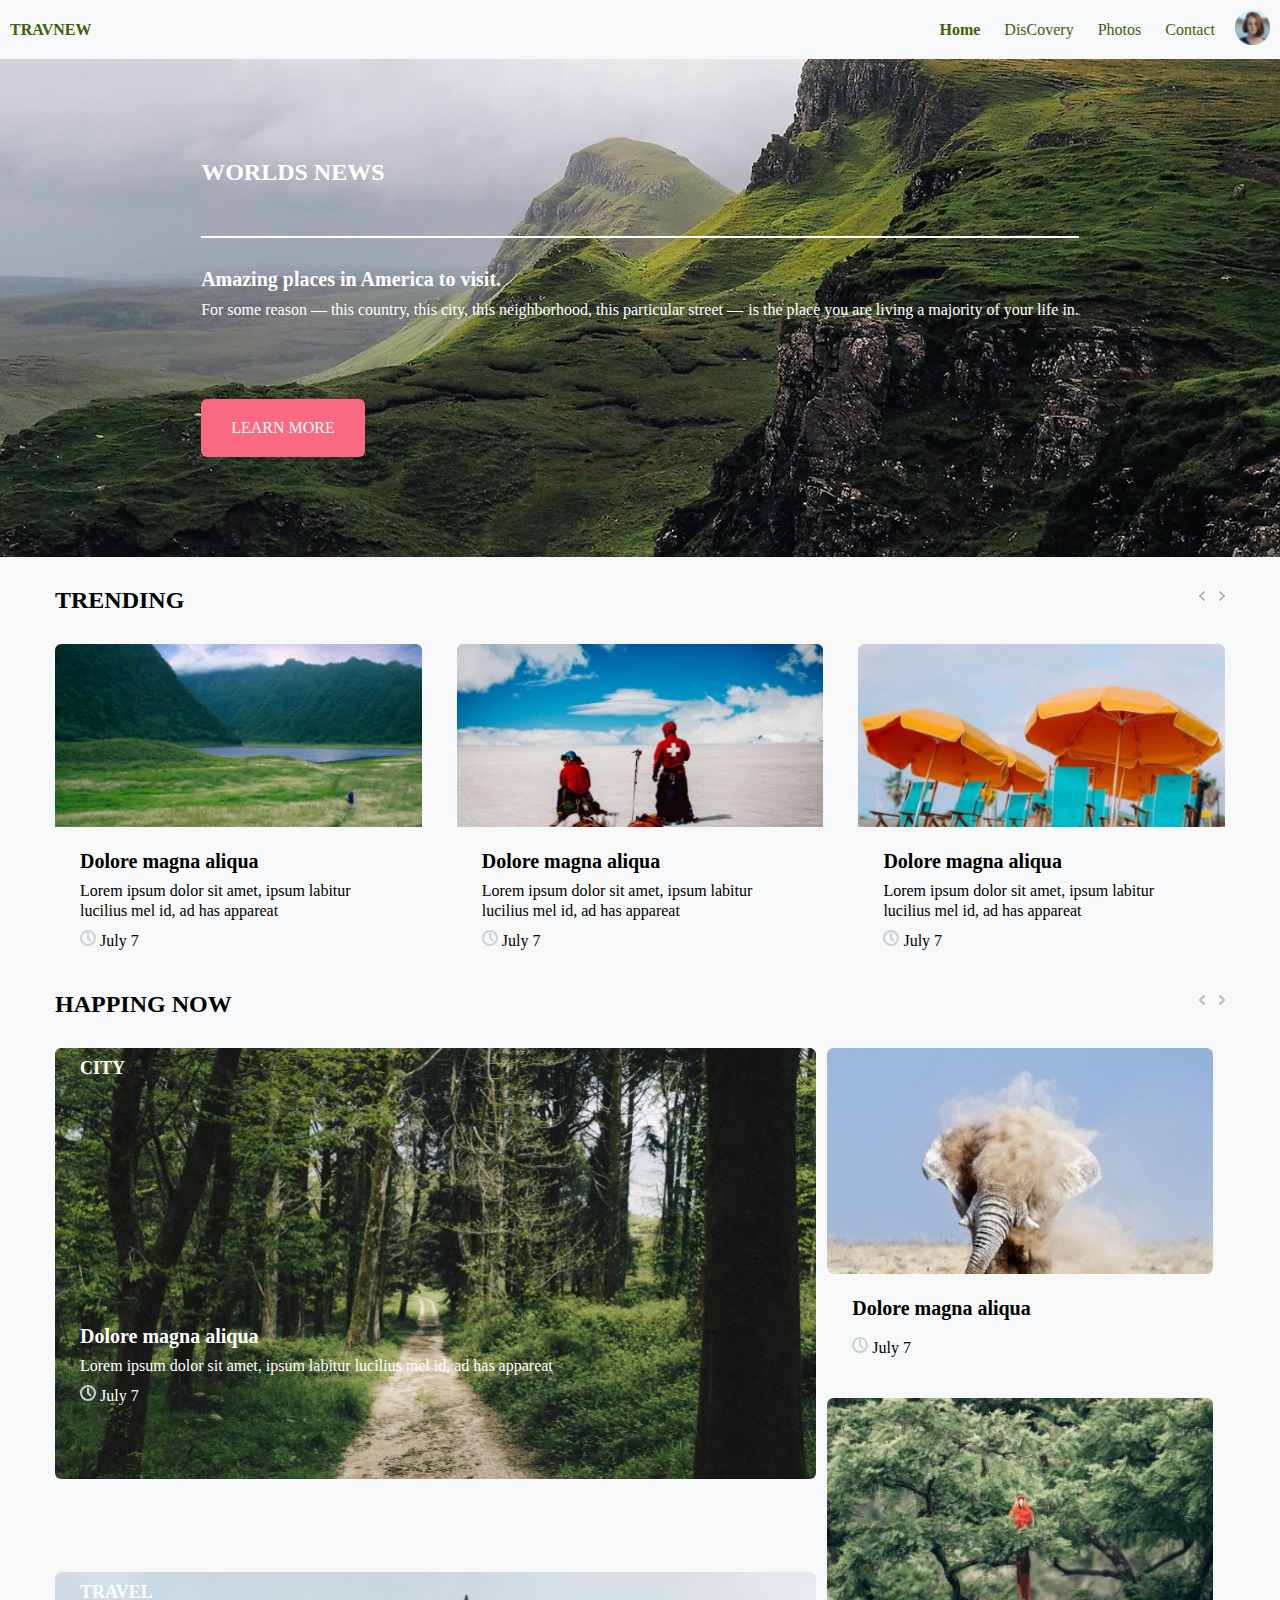
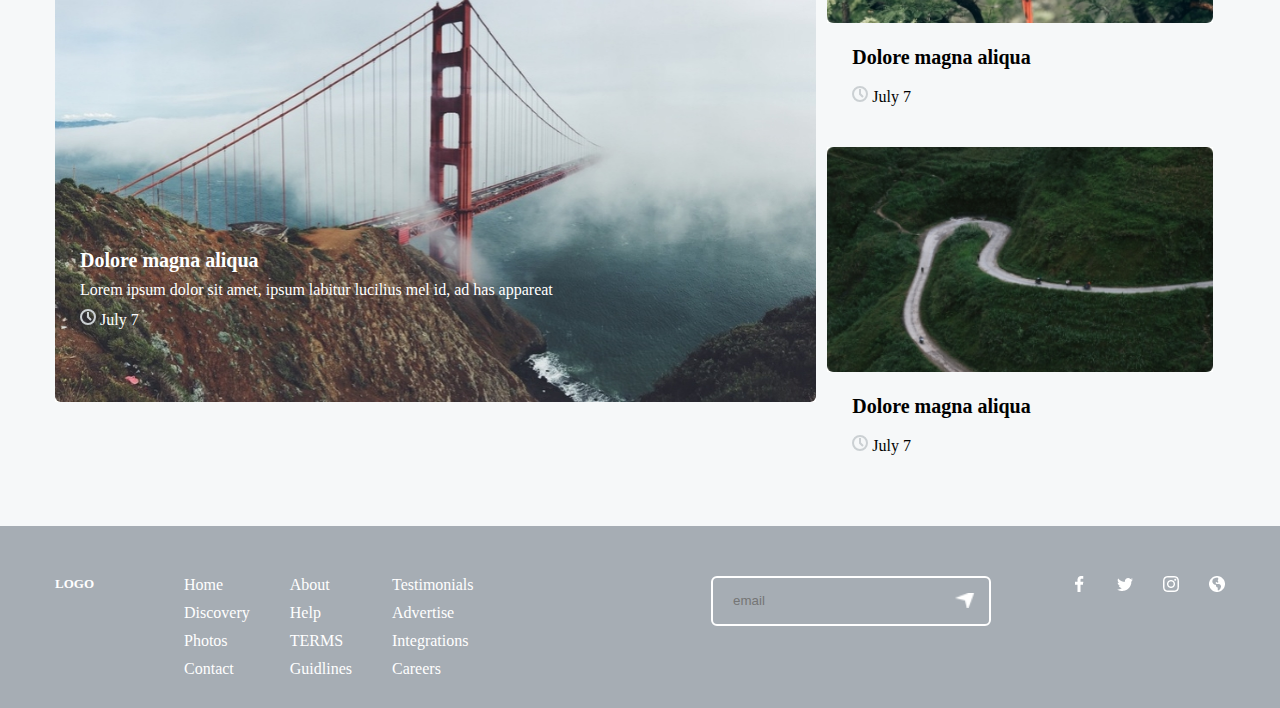
<file: index.html>
<!DOCTYPE html>
<html lang="en">
<head>
    <meta charset="UTF-8">
    <meta http-equiv="X-UA-Compatible" content="IE=edge">
    <meta name="viewport" content="width=device-width, initial-scale=1.0">
    <title>travel</title>
    <link rel="shortcut icon" href="image/time.png" type="image/x-icon">
    <link rel="stylesheet" href="style.css">
</head>
<body>
    <div id="wrapper">   <!-- start wrapper -->
        <header id="header"> <!-- start header-->
            <a id="bugerMenu"><img src="image/burger.png" alt="burger"> </a>  <!---burget menu end-->
            <h1><a href="#">TRAVNEW</a></h1>
            <div class="navbar_container">            
                <nav id="navUl" >  <!-- start navbar -->
                    <ul >
                        <li><a href="index.html">Home</a></li>
                        <li><a href="discovery.html">DisCovery</a></li>
                        <li><a href="photo.html">Photos</a></li>
                        <li><a href="#">Contact</a></li>
                    </ul>                
                </nav> <!-- end navbar -->
                <div id="user">
                    <a href="#" class="user"><img src="image/user.png" alt="user">
                    <ul class="dropdown_menu">
                        <li><a href="#">log out</a></li>
                        <li><a href="#">profile</a></li>
                    </ul> 
                    </a>
                </div>
             </div>
        </header> <!-- end  header -->
        <main id="mainContent">
            <section id="newSlider">
                <div>
                    <h1><a href="#">WORLDS NEWS</a></h1>
                    <h2>Amazing places in America to visit.</h2>
                    <p>For some reason — this country, this city, this neighborhood, this particular street —  is the place you are living a majority of your life in.</p>
                    <a href="#" class="more" >LEARN MORE</a>
                </div>                
            </section>
            <section id="content">  <!-- start contet  section-->
                <div class="container">  
                    <section >
                        <div class="carousel_head"> 
                            <h1><a href="#">TRENDING</a></h1>
                            <div>
                                <a href="#" id="arrowRev1"><img src="image/arrowback.png" alt="arrowrev"></a>
                                <a href="#" id="arrowNext1"><img src="image/arrowback.png" alt="arrownext"></a>
                            </div>               
                        </div> 
                        <div id="trandSlider">  <!-- start tranding slider --> 
                            <div class="card">
                                <a href="#" ><img src="image/trend1.jpg" alt="new2">
                                <div class="card_info">                                    
                                    <h2>Dolore magna aliqua</h2>
                                    <p>Lorem ipsum dolor sit amet, ipsum labitur lucilius mel id, ad has appareat</p>
                                    <svg  xmlns="http://www.w3.org/2000/svg" width="16" height="16" viewBox="0 0 16 16">
                                    <path data-name="Path 5" d="M8,0a8,8,0,1,0,8,8A8.024,8.024,0,0,0,8,0ZM8,14a6,6,0,1,1,6-6A6.018,6.018,0,0,1,8,14ZM9,7.6l2.7,2.7-1.4,1.4L7,8.4V3H9Z" fill="#cbd0d3"/>
                                    </svg>
                                    <time datetime="2018-07-07">July 7</time>
                                </div>
                                </a>                                    
                            </div>
                            <div class="card">
                                    <a href="#" ><img src="image/trend2.jpg" alt="new2">
                                    <div class="card_info">                                    
                                        <h2>Dolore magna aliqua</h2>
                                        <p>Lorem ipsum dolor sit amet, ipsum labitur lucilius mel id, ad has appareat</p>
                                        <svg xmlns="http://www.w3.org/2000/svg" width="16" height="16" viewBox="0 0 16 16">
                                        <path  data-name="Path 5" d="M8,0a8,8,0,1,0,8,8A8.024,8.024,0,0,0,8,0ZM8,14a6,6,0,1,1,6-6A6.018,6.018,0,0,1,8,14ZM9,7.6l2.7,2.7-1.4,1.4L7,8.4V3H9Z" fill="#cbd0d3"/>
                                        </svg>
                                        <time datetime="2018-07-07">July 7</time>
                                    </div>
                                </a>                                    
                            </div>
                            <div class="card">
                                <a href="#" ><img src="image/trend3.jpg" alt="new2">
                                <div class="card_info">                                    
                                    <h2>Dolore magna aliqua</h2>
                                    <p>Lorem ipsum dolor sit amet, ipsum labitur lucilius mel id, ad has appareat</p>
                                    <svg  xmlns="http://www.w3.org/2000/svg" width="16" height="16" viewBox="0 0 16 16">
                                    <path  data-name="Path 5" d="M8,0a8,8,0,1,0,8,8A8.024,8.024,0,0,0,8,0ZM8,14a6,6,0,1,1,6-6A6.018,6.018,0,0,1,8,14ZM9,7.6l2.7,2.7-1.4,1.4L7,8.4V3H9Z" fill="#cbd0d3"/>
                                    </svg>
                                    <time datetime="2018-07-07">July 7</time>
                                </div>
                                </a>                                    
                             </div>
                        </div>  <!-- end tranding slider --> 
                        <div class="carousel_head"> 
                            <h1><a href="#">HAPPING NOW</a></h1>
                            <div>
                                <a href="#" id="arrowRev2"><img src="image/arrowback.png" alt="arrowrev"></a>
                                <a href="#" id="arrowNext2"><img src="image/arrowback.png" alt="arrownext"></a>
                            </div>               
                        </div> 
                        <div id="contentSider">    <!-- start content slider --> 
                            <div class="card contentcard large">
                                <a href="#" >
                                    
                                    <img src="image/slider1.jpg" alt="new2">
                                <div class="card_info slider">  
                                    <h3>CITY</h3>                                  
                                    <h2>Dolore magna aliqua</h2>
                                    <p>Lorem ipsum dolor sit amet, ipsum labitur lucilius mel id, ad has appareat</p>
                                    <svg  xmlns="http://www.w3.org/2000/svg" width="16" height="16" viewBox="0 0 16 16">
                                    <path  data-name="Path 5" d="M8,0a8,8,0,1,0,8,8A8.024,8.024,0,0,0,8,0ZM8,14a6,6,0,1,1,6-6A6.018,6.018,0,0,1,8,14ZM9,7.6l2.7,2.7-1.4,1.4L7,8.4V3H9Z" fill="#cbd0d3"/>
                                    </svg>
                                    <time datetime="2018-07-07">July 7</time>
                                </div>
                                </a>                                    
                             </div>
                             <div class="card contentcard large">
                                <a href="#" ><img src="image/slider2.jpg" alt="new2">
                                <div class="card_info slider">
                                    <h3>TRAVEL</h3>                                     
                                    <h2>Dolore magna aliqua</h2>
                                    <p>Lorem ipsum dolor sit amet, ipsum labitur lucilius mel id, ad has appareat</p>
                                    <svg  xmlns="http://www.w3.org/2000/svg" width="16" height="16" viewBox="0 0 16 16">
                                    <path  data-name="Path 5" d="M8,0a8,8,0,1,0,8,8A8.024,8.024,0,0,0,8,0ZM8,14a6,6,0,1,1,6-6A6.018,6.018,0,0,1,8,14ZM9,7.6l2.7,2.7-1.4,1.4L7,8.4V3H9Z" fill="#cbd0d3"/>
                                    </svg>
                                    <time datetime="2018-07-07">July 7</time>
                                </div>
                                </a>                                    
                             </div>
                             <div class="card contentcard">
                                <a href="#" ><img src="image/leffsl1.jpg" alt="new2">
                                <div class="card_info">                                    
                                    <h2>Dolore magna aliqua</h2>
                                    <p>Lorem ipsum dolor sit amet, ipsum labitur lucilius mel id, ad has appareat</p>
                                    <svg  xmlns="http://www.w3.org/2000/svg" width="16" height="16" viewBox="0 0 16 16">
                                    <path  data-name="Path 5" d="M8,0a8,8,0,1,0,8,8A8.024,8.024,0,0,0,8,0ZM8,14a6,6,0,1,1,6-6A6.018,6.018,0,0,1,8,14ZM9,7.6l2.7,2.7-1.4,1.4L7,8.4V3H9Z" fill="#cbd0d3"/>
                                    </svg>
                                    <time datetime="2018-07-07">July 7</time>
                                </div>
                                </a>                                    
                             </div>
                             <div class="card contentcard">
                                <a href="#" ><img src="image/leftsl2.jpg" alt="new2">
                                <div class="card_info">                                    
                                    <h2>Dolore magna aliqua</h2>
                                    <p>Lorem ipsum dolor sit amet, ipsum labitur lucilius mel id, ad has appareat</p>
                                    <svg  xmlns="http://www.w3.org/2000/svg" width="16" height="16" viewBox="0 0 16 16">
                                    <path  data-name="Path 5" d="M8,0a8,8,0,1,0,8,8A8.024,8.024,0,0,0,8,0ZM8,14a6,6,0,1,1,6-6A6.018,6.018,0,0,1,8,14ZM9,7.6l2.7,2.7-1.4,1.4L7,8.4V3H9Z" fill="#cbd0d3"/>
                                    </svg>
                                    <time datetime="2018-07-07">July 7</time>
                                </div>
                                </a>                                    
                             </div>
                             <div class="card contentcard">
                                <a href="#" ><img src="image/leftsl3.jpg" alt="new2">
                                <div class="card_info">                                    
                                    <h2>Dolore magna aliqua</h2>
                                    <p>Lorem ipsum dolor sit amet, ipsum labitur lucilius mel id, ad has appareat</p>
                                    <svg  xmlns="http://www.w3.org/2000/svg" width="16" height="16" viewBox="0 0 16 16">
                                    <path data-name="Path 5" d="M8,0a8,8,0,1,0,8,8A8.024,8.024,0,0,0,8,0ZM8,14a6,6,0,1,1,6-6A6.018,6.018,0,0,1,8,14ZM9,7.6l2.7,2.7-1.4,1.4L7,8.4V3H9Z" fill="#cbd0d3"/>
                                    </svg>
                                    <time datetime="2018-07-07">July 7</time>
                                </div>
                                </a>                                    
                             </div>                       
                         </div>  <!-- end contetnt slider--> 
                    </section>                   
                </div>
            </section>  <!-- end content section --> 
        </main>   <!-- end mainc content --> 
        <footer id="footer"> <!-- start footer  -->      
           <div class="container footer_wrap">            
                <a href="index.html" target="_self" class="footlogo "><h1>LOGO</h1></a>                    
                <div class="footer_link_box">
                    <div class="footer_link">
                        <a href="index.html" target="_self">Home</a>
                        <a href="discovery.html" target="_self">Discovery</a>
                        <a href="#">Photos</a>
                        <a href="#">Contact</a>
                    </div>
                    <div class="footer_link">
                        <a href="#">About</a>
                        <a href="#">Help</a>
                        <a href="#">TERMS</a>
                        <a href="#">Guidlines</a>
                    </div>
                    <div class="footer_link">
                        <a href="#">Testimonials</a>
                        <a href="#">Advertise</a>
                        <a href="#">Integrations</a>
                        <a href="#">Careers</a>
                    </div>
                </div>
                <div class="foot_form_box">
                 <form >
                     <div class="btn_mail">
                        <input type="email" placeholder="email" maxlength="40" minlength="15">
                        <input type="submit"  class="send_butoon" value=" " >
                     </div>                        
                       
                       
                        
                    </form> 
                   
                        <!-- <form class="send">
                            <input type="email" name="mail" placeholder="email" class="search-input">
                            <button type="submit" class="send-btn"></button>
                        </form> -->
                     
                </div>
                <div class="soc_box"> <!--  start socbox  -->
                    <a href="#" target="_blank"><img src="image/facebook.png"  alt="facebook.com"></a>
                    <a href="#" target="_blank"><img src="image/twitter.png" alt="twitter.com"></a>
                    <a href="#" target="_blank"><img src="image/instagram.png" alt="istagram.com"></a>
                    <a href="#" target="_blank"><img src="image/web.png" alt="google.com"></a>
                </div> <!--  end socbox  -->
            </div>
        </footer> <!--  end footer   --> 
    </div>  <!-- end wrapper --> 
</body>
</html>
</file>
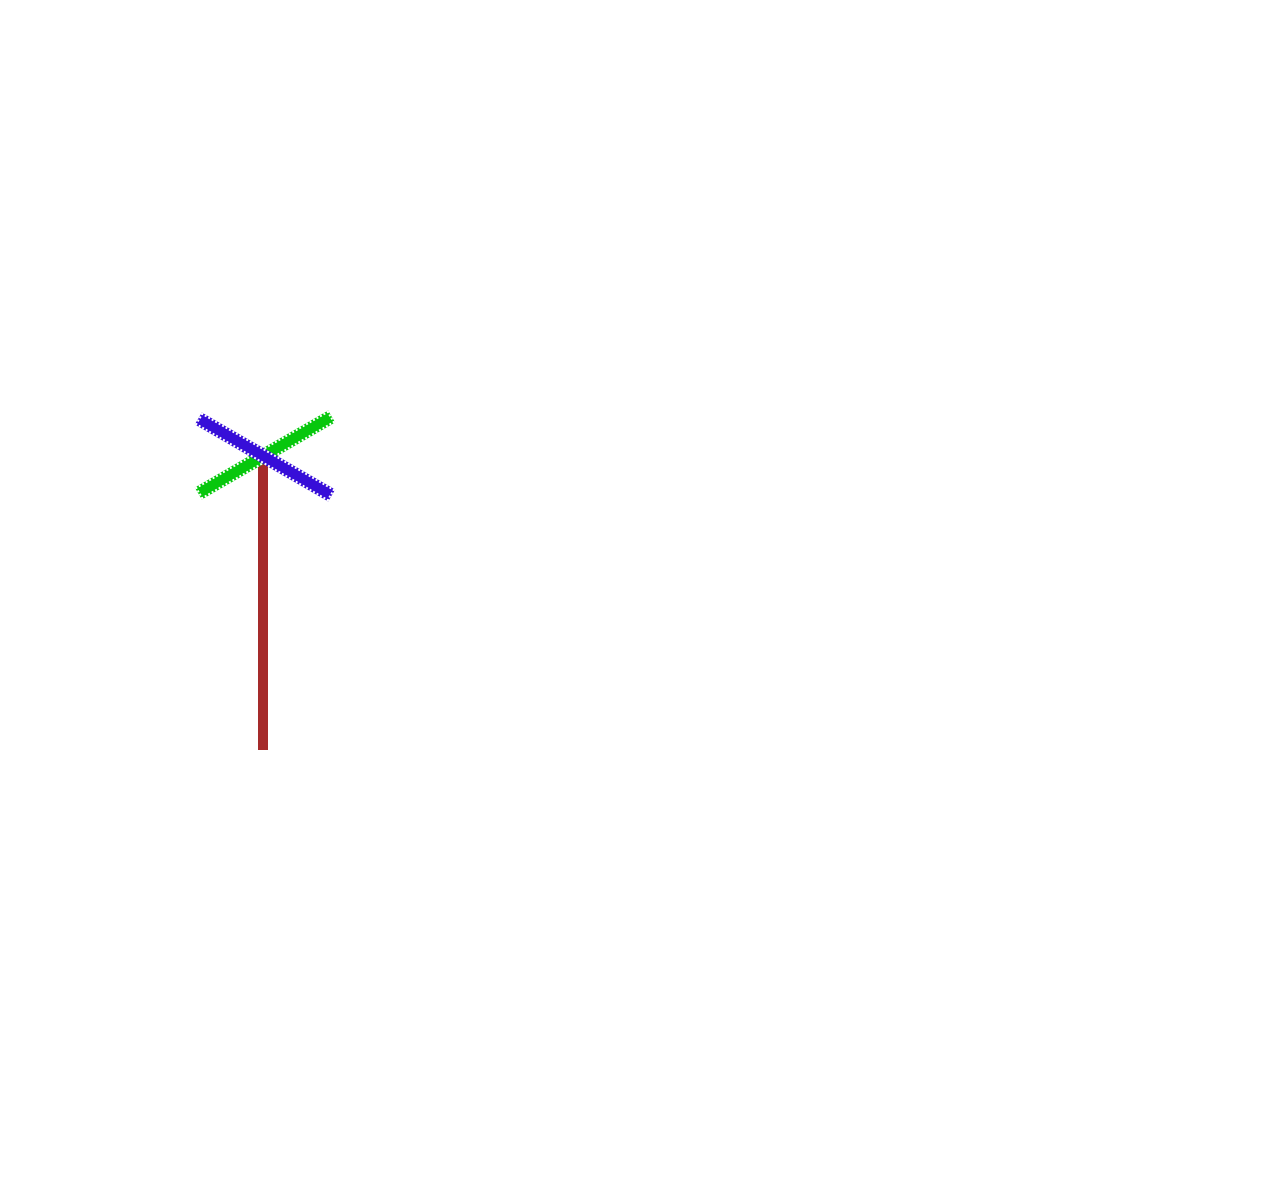
<file: arrow.html>
<!DOCTYPE html>
<html lang="en">
<head>
    <meta charset="UTF-8">
    <meta http-equiv="X-UA-Compatible" content="IE=edge">
    <meta name="viewport" content="width=device-width, initial-scale=1.0">
    <title>arrow</title>
</head>
<body>
    <style>
        .arrow {
            margin: auto;
            margin: 450px 250px;
            width: 10px;
            height: 300px;
            background-color: brown;           
            position: relative;
            animation: left;
     
        }
        .arrow::after {
            content: " ";
            display: inline-block;
            width: 10px;
            height: 150px;
            background-color: rgb(55, 14, 216);
           transform: rotate(-60deg);
            position: absolute;
            left: 0px;
            top: -70px;
            animation-name: right;    
            animation-duration: 2s;
            /* animation-delay: 4s;  */
            animation-timing-function: linear;
            animation-iteration-count:infinite; 
            border: 2px dotted white;
            
        }


        @keyframes right {
	0% {   		
	    transform: rotate(90deg);              
	} 
    100% {     
		 transform: rotate(180deg);       
        
	} 
   

    
    }
    @keyframes left {
		0% {     
		
	    transform: rotate(180deg);
        
        
	} 
    100% {     
		
	    transform: rotate(270deg);
        
        
	} 
   

     }
    
   



        .arrow::before{
            content: " ";
            display: inline-block;
            width: 10px;
            height: 150px;
            background-color: rgb(7, 199, 13);
           transform: rotate(60deg);
            position: absolute;
            left: 0px;
            top: -72px;
            border: 2px dotted white;
            animation-name: left;    
            animation-duration: 2s;
            /* animation-delay: 4s;  */
            
            animation-iteration-count:infinite; 
            
        }
    </style>
    
    <div class="arrow"></div>
</body>
</html>
</file>
<file: style.css>
*{
    margin: 0;
    padding: 0;
    box-sizing: border-box;
}
a {
    text-decoration: none;
}
li {
    list-style-type: none;
}
img  {
    border: none;
}

h1 {
    font-size: 24px;
}
h2{
    font-size:20px;
}
h3{
    font-size: 18px;
}
p{
    font-size: 16px;
}
/* start layout */


#wrapper {
    margin: 0 auto;
    width: 100%;
    background-color: #F6F8F9;
    
}

#header {
    width: 100%;
    display: flex;
    justify-content: space-between;
    padding: 10px;
   
 
}

#mainContent {
  width: 100%;
 
}

#footer {
    width: 100%;
    padding: 50px 0 20px 0;
    background-color:#A6ADB4;
    
    
}

#content {
    width: 100%;
    padding: 30px 10px;
}

#newSlider{
    width: 100%;
}
.container {
    width: 100%;
    max-width: 1170px;
    margin: 0 auto;
    

}


/* end layout */


/* start header */


.navbar_container {
  display: flex;
}
#header h1  {
    font-size: 1em;
    color: #3c6204;
    display: flex;
    align-items: center;
}

.navbar_container nav {
    display: flex;
    align-items: center;
}
.navbar_container  nav ul li {
    display: inline-block;
    margin-right: 20px;
}
#bugerMenu img{
   width: 20px;
   height: 20px;
}

#user {
    display: flex;
    justify-content: center;
    align-items: center;
}
#user img {
    width: 35px;
    height: 35px;
}
#header a {
    color:#3c6204;
    font-size: 1em;
}
.navbar_container nav a:hover {
    color:#000000;
    font-size: 1em;
    border-bottom: 1px solid #000000;
}

.navbar_container  nav li:first-child {
    font-weight: 900;
}

#bugerMenu {
    display: none;
}

/* end header */


/* START sec news slider */


#newSlider {
    display: flex;
    justify-content: center;
    flex-basis: 60%;
    padding:100px 50px;
}
#newSlider  h1 a {
    display: block;   
    padding-bottom: 50px;
    border-bottom: 2px solid #ffffff;   
    color: #ffffff;
    
}
#newSlider h2 {
  
   margin:30px 0 10px 0;
}
#newSlider {
    color: #ffffff;
 }

#arrowNext1 img , #arrowNext2 img
{
     transform: rotate(180deg);
      margin-left: 10px;}


#newSlider div > a {
    padding: 20px 30px;
    background-color: #FA6980;
    border-radius: 6px;
    color: #ffffff;
    display: inline-block;
    margin-top:80px;
 }
 #newSlider div > a:hover{
     background-color:#3c6204;
 }
 #newSlider {
    background-image: url("image/sec2.jpg") ;
    background-position: center; 
    background-repeat: no-repeat; 
    background-size: cover;
 }



/* end news  slider */

/* start contet------------ */

/* start tranding slider */

#content h1 a {
    color: #000000;
    display: inline-block;
    margin-bottom: 30px;

    }

.carousel_head {
    display: flex;
    justify-content: space-between;
}

#trandSlider {
    display: flex;
    flex-direction: row;
    flex-wrap: wrap;
    
    
    
}

.card {
    
   flex:1;
   flex-basis: 327px;
   margin-right:3%;
   margin-bottom: 20px;

   
}
.card:last-of-type{
    margin-right: 0px;
}

.card img {
    width: 100%;
    height: auto;
    
    
}


.card h2 , .card p , .card time { 
    color:#000000;
    line-height: 40px;
  

}

.card_info {
    padding: 10px 25px;
}
.card p {
    line-height:20px!important;
}



/* end tranding slider */


#contentSider { 
    display: flex; 
    flex-direction: column;
    flex-wrap: wrap;
    max-height: 1200px;
    width: 100%; 
    justify-content: space-between;
    
}

#contentSider .card.contentcard {
    flex: 1;
    width: 33%;
    margin-right: 0;
  
    
}



#contentSider img{
    width: 100%;
   height: auto;
 
}


.large {
    width: 65%!important;
    position: relative;
    margin-bottom: 70px;
    
   
}


.card_info.slider {
    position: absolute;
    top: 0;

}
#contentSider .card_info.slider p{
    display: block;
}
.slider h3{
 margin-bottom: 50%;
 color: #ffffff;
}
.slider h2, .slider p, .slider time {
    color: #ffffff;
}
#contentSider .card_info p{
    display: none;
}


/* start footer */

.footer_content { 
  display: flex;
  flex-direction: row;
  justify-content: space-between;
  width: 100%;
}


.footer_wrap{
    display: flex;
    flex:1 100%;
    flex-direction: row;
    flex-wrap:wrap;          
}
.footer_link_box{
    display: flex;
    flex:1;
    align-items: flex-start;
}
  .foot_form_box{
    margin-right: 50px;
  
 } 
 
 .soc_box{
    
    justify-content: center;
   
}
.footlogo {
    margin-right: 50px;
}

.footer_link a {
    display: block;
    margin: 0 0  10px 0;
    color: #ffffff;
    font-size: 16px;
}
.footer_link a:hover{
    color: black;
    border-bottom: 1px solid black;
}

.soc_box a{
    display: block;
   
}
.soc_box{
    display: flex;
    flex-direction: row;
}
.footer_link {
    margin-left: 40px;
}

.footer_link a:hover:only-of-type{
    border: none;
}
.soc_box a{
    display: block;
    margin-left: 30px;
}
.soc_box{
    display: flex;
    flex-direction: row;
}
.footer_link {
    margin-left: 40px;
}

.footlogo h1{
    font-size: 13px;
    color: #ffffff;
}

 .send{
    position: relative;
    border-radius: 20px;
    display: flex;
} 

/* .send::after{
        content: "";
        width: 20px;
        height: 20px;
        background: url("image/send.png") no-repeat ;
        top: 20px;
        right: 5px;
        position: absolute;
      
        
  
} */
.send input{
    display: inline-block;
    min-width: 300px;
    height: 60px;
    width: 100%;
    border-radius: 6px;
    background-color: #A6ADB4;
    border:2px solid #ffffff;
    padding: 0 10px;
}
.send input::placeholder{
    padding-left: 10px;
    color: #ffffff;
}
.send input:focus{
   outline: none;
}


.send-btn {
    display: inline-block;
    background-image: url("image/send.png");
    background-repeat: no-repeat;
    background-position: center;
    background-size: 20px 20px;
    background-color: transparent;
    border: none;
    padding: 10px;
    position:absolute;
    top:20px;
    right: 30px;
    }
/* end footer */

@media  (max-width: 1024px) {
    .footer_wrap{
        padding: 0 20px;
    }
    .large{
        margin-bottom: 80px;
    }
    #contentSider .card.contentcard  {
        width: 100%;
    }
    #contentSider { 
      

       justify-content: center;
       width: 100%;
       max-height: 100% !important;
       
       
        
    }
    #contentSider >div{
        color: black;
       
       
    }
    .card_info.slider {
        position: relative;
        
    
    }
    .large {
        width: 100% !important;
    }
    .slider h3 {
        margin-bottom: 20px;
    }
    .slider h3,.slider p, .slider h2, .slider time {
        color: black;
    }
   .footer_wrap{
       flex-wrap: wrap;
   }
   .footer_wrap > div {
        margin: 20px 0;
   }
   .footer_link {
       margin: 0 15px;
   }
   .send input{
       width: 30%;
   }
   .send-btn {
       right: 20px;
   }

   .navbar_container nav ul li{
       margin-right: 10px;
   }
}


@media  (max-width: 420px) {
   #navUl{
       display: none;
   }
   #bugerMenu{
       display: flex;
       align-items: center;
   }
   .soc_box{
       justify-content: flex-start;
   }
   .soc_box a {
       margin-left: 0;
       margin-right: 20px;
   }
   .footer_wrap{
    flex-direction: column;
}

.send-btn {
    right: 50px;
}
.send input {
    width: 100px;
}
}



/* dropdown */

.dropdown_menu {
    display: none;
    position: absolute;
    background-color: #d8d6d6;
    min-width: 160px;
    box-shadow: 0px 8px 16px 0px rgba(0,0,0,0.2);
    padding: 12px 16px;
    z-index: 1;
    right:-10px;
    top:48px;
}

#user {
    position: relative;
}
#user:hover .dropdown_menu {
    display: block;}


.btn_mail{
    display: flex;
    align-items: center;
   min-width: 280px;
    height: 50px;
    width: 100%;
    border-radius: 6px;
    background-color: #A6ADB4;
    border:2px solid #ffffff;
    padding: 0 10px;}

    .btn_mail input{   
        display: inline-block;        
        outline: none;
        background-color: #A6ADB4;
        border:none;
        padding: 0 10px;
        
    }
    .btn_mail input:first-child{
        width: 90%;
    }
    .send input::placeholder{
        padding-left: 10px;
        color: #ffffff;
    }
    .send_butoon{
        background-image: url("image/send.png");
        background-repeat: no-repeat;
        background-position: center;
        background-size: 20px 20px;
        background-color: transparent;
        border: none;
        cursor: pointer;
        

    }
</file>
